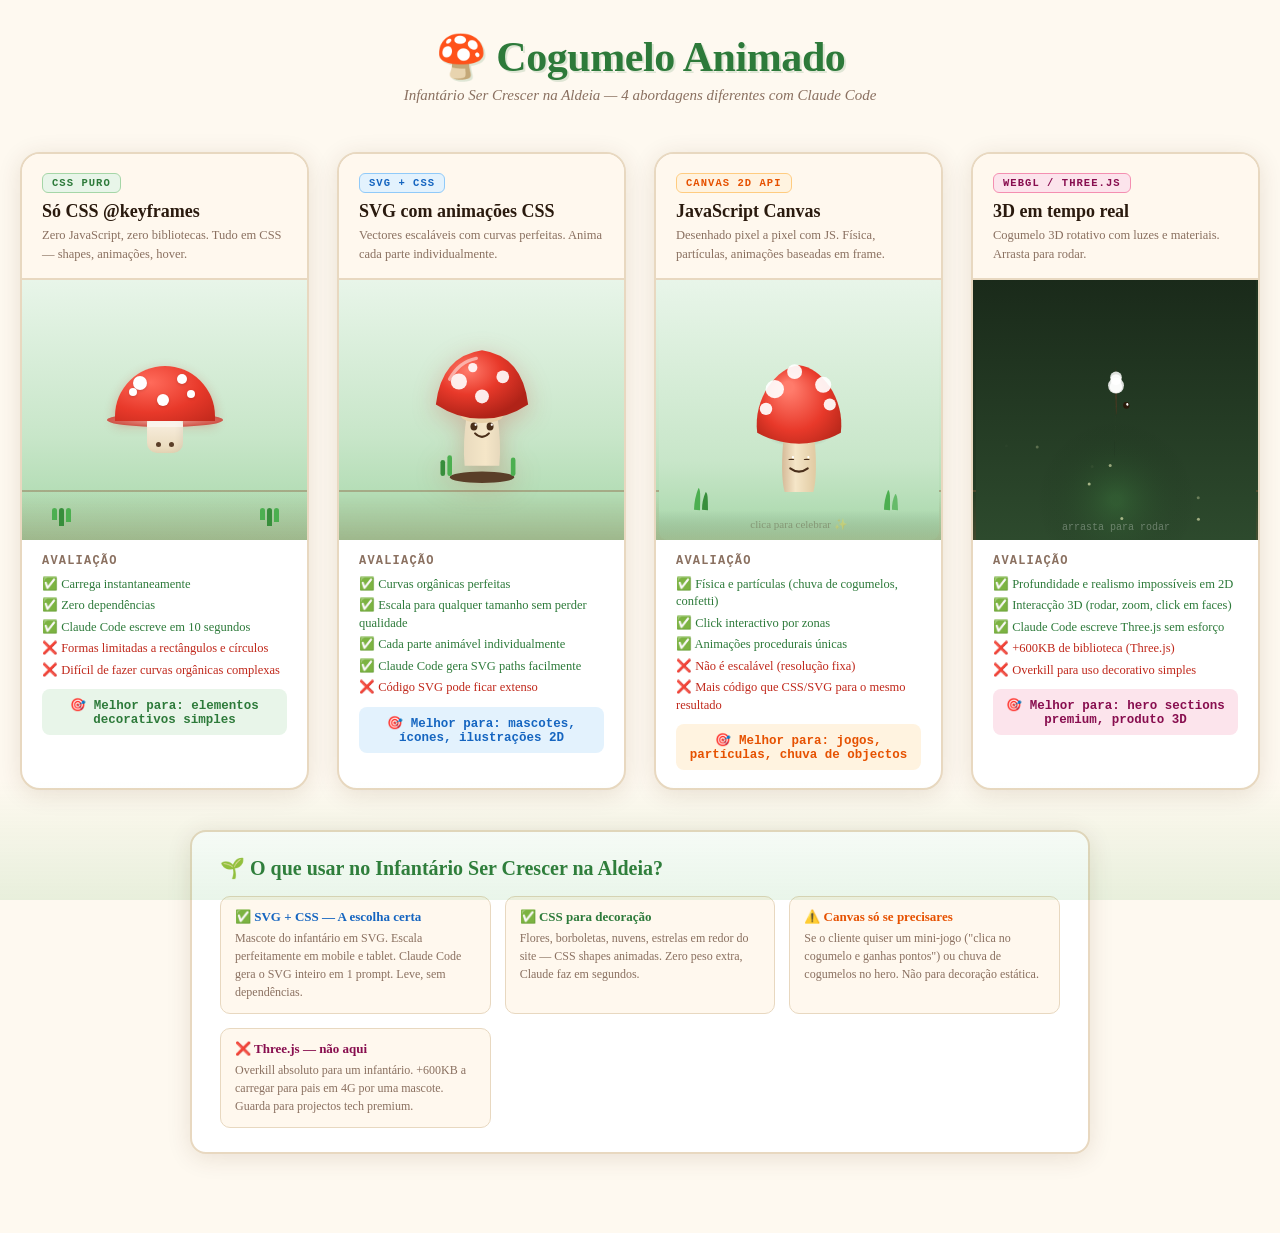
<file: cogumelo-4-frameworks.html>
<!DOCTYPE html>
<html lang="pt-PT">
<head>
<meta charset="UTF-8">
<meta name="viewport" content="width=device-width, initial-scale=1.0">
<title>Cogumelo Animado — 4 Frameworks</title>
<style>
@import url('data:text/css,');

:root{
  --bg:#fef9f0;
  --green:#2d7a3a;
  --green-light:#4caf50;
  --soil:#8B5E3C;
  --red:#e8392a;
  --red-dark:#c0281b;
  --white:#fff;
  --cream:#fff8ee;
  --txt:#2a1a0e;
  --mute:#8a7060;
  --border:#e8d8c0;
  --shadow:rgba(80,40,10,0.12);
}

*{box-sizing:border-box;margin:0;padding:0}

body{
  font-family:Georgia,'Times New Roman',serif;
  background:var(--bg);
  color:var(--txt);
  min-height:100vh;
  padding:32px 20px 80px;
}

/* Grass background */
body::before{
  content:"";position:fixed;bottom:0;left:0;right:0;height:120px;
  background:linear-gradient(180deg,transparent,rgba(76,175,80,0.12));
  pointer-events:none;
}

h1{
  text-align:center;
  font-size:clamp(24px,5vw,42px);
  font-weight:900;
  color:var(--green);
  letter-spacing:-0.01em;
  margin-bottom:6px;
  text-shadow:2px 2px 0 rgba(45,122,58,0.15);
}
.subtitle{
  text-align:center;
  font-size:15px;
  color:var(--mute);
  margin-bottom:48px;
  font-style:italic;
}

/* GRID */
.grid{
  display:grid;
  grid-template-columns:repeat(auto-fill,minmax(280px,1fr));
  gap:28px;
  max-width:1280px;
  margin:0 auto;
}

/* CARD */
.card{
  background:var(--white);
  border-radius:20px;
  border:2px solid var(--border);
  overflow:hidden;
  box-shadow:0 4px 24px var(--shadow);
  transition:transform 0.25s,box-shadow 0.25s;
}
.card:hover{
  transform:translateY(-6px);
  box-shadow:0 12px 40px var(--shadow);
}

.card-head{
  padding:18px 20px 14px;
  border-bottom:2px solid var(--border);
  background:var(--cream);
}
.card-tag{
  display:inline-block;
  font-family:monospace;
  font-size:10.5px;
  font-weight:700;
  letter-spacing:0.1em;
  text-transform:uppercase;
  padding:3px 9px;
  border-radius:6px;
  margin-bottom:8px;
}
.card-title{
  font-size:18px;
  font-weight:800;
  color:var(--txt);
  margin-bottom:4px;
}
.card-desc{
  font-size:12.5px;
  color:var(--mute);
  line-height:1.5;
}

.card-stage{
  height:260px;
  display:flex;
  align-items:center;
  justify-content:center;
  background:linear-gradient(180deg,#e8f5e9 0%,#c8e6c9 60%,#a5d6a7 100%);
  position:relative;
  overflow:hidden;
  cursor:pointer;
}

/* Ground line */
.card-stage::after{
  content:"";
  position:absolute;
  bottom:0;left:0;right:0;
  height:48px;
  background:linear-gradient(180deg,transparent,rgba(139,94,60,0.25));
  border-top:2px solid rgba(139,94,60,0.2);
}

.card-info{
  padding:14px 20px 18px;
}
.card-info h4{
  font-size:12px;
  letter-spacing:0.1em;
  text-transform:uppercase;
  color:var(--mute);
  font-weight:700;
  margin-bottom:8px;
  font-family:monospace;
}

.pros{
  display:flex;flex-direction:column;gap:4px;
  margin-bottom:10px;
}
.pro,.con{
  font-size:12.5px;
  display:flex;align-items:flex-start;gap:6px;
  line-height:1.4;
}
.pro{color:#2d7a3a}
.con{color:#c0281b}

.verdict{
  margin-top:10px;
  padding:8px 12px;
  border-radius:8px;
  font-size:12.5px;
  font-weight:700;
  text-align:center;
  font-family:monospace;
}

/* ============================================================
   COGUMELO 1 — CSS PURO
   ============================================================ */
.mush-css{
  position:relative;
  width:100px;
  z-index:1;
  animation: mush-bounce 2s ease-in-out infinite;
  cursor:pointer;
  transition:transform 0.1s;
}
.mush-css:hover{ animation: mush-spin 0.5s ease-in-out; }

@keyframes mush-bounce{
  0%,100%{ transform:translateY(0) scale(1); }
  50%{ transform:translateY(-18px) scale(1.04); }
}
@keyframes mush-spin{
  0%{ transform:rotate(0deg) scale(1.1); }
  50%{ transform:rotate(10deg) scale(1.2); }
  100%{ transform:rotate(0deg) scale(1); }
}

.cap{
  width:100px; height:55px;
  background:radial-gradient(ellipse at 35% 30%, #ff6b5b, var(--red) 55%, var(--red-dark));
  border-radius:60px 60px 0 0;
  position:relative;
  box-shadow: 0 4px 12px rgba(200,40,27,0.3);
  animation: cap-breathe 2s ease-in-out infinite;
}
@keyframes cap-breathe{
  0%,100%{ transform:scaleX(1); }
  50%{ transform:scaleX(1.05); }
}
/* cap rim */
.cap::after{
  content:"";
  position:absolute;
  bottom:-6px;left:-8px;right:-8px;height:14px;
  background:radial-gradient(ellipse,#f9c9c0,var(--red-dark));
  border-radius:50%;
  z-index:-1;
}
/* dots */
.dot{
  position:absolute;
  background:#fff;
  border-radius:50%;
  box-shadow:0 1px 3px rgba(0,0,0,0.15);
}
.dot1{ width:14px;height:14px; top:10px;left:18px; animation:dot-pop 2s 0.2s ease-in-out infinite; }
.dot2{ width:10px;height:10px; top:8px;left:62px; animation:dot-pop 2s 0.5s ease-in-out infinite; }
.dot3{ width:12px;height:12px; top:28px;left:42px; animation:dot-pop 2s 0.35s ease-in-out infinite; }
.dot4{ width:8px;height:8px; top:22px;left:14px; animation:dot-pop 2s 0.6s ease-in-out infinite; }
.dot5{ width:8px;height:8px; top:24px;left:72px; animation:dot-pop 2s 0.1s ease-in-out infinite; }
@keyframes dot-pop{
  0%,100%{ transform:scale(1); opacity:1; }
  50%{ transform:scale(1.25); opacity:0.85; }
}

.stem{
  width:36px; height:32px;
  background:linear-gradient(180deg,#f9efe0,#e8d8b8);
  border-radius:0 0 10px 10px;
  margin:0 auto;
  position:relative;
  box-shadow:inset -3px 0 6px rgba(0,0,0,0.06);
}
.stem::before{
  content:"";position:absolute;
  left:0;right:0;top:0;height:6px;
  background:rgba(255,255,255,0.5);border-radius:4px 4px 0 0;
}
/* eyes on stem */
.face{
  position:absolute;
  bottom:6px;left:0;right:0;
  display:flex;justify-content:center;gap:8px;
}
.eye{
  width:5px;height:5px;
  background:#5a3e28;
  border-radius:50%;
  animation:blink 4s ease-in-out infinite;
}
.eye.right{ animation-delay:0.1s; }
@keyframes blink{
  0%,90%,100%{ transform:scaleY(1); }
  93%,97%{ transform:scaleY(0.1); }
}

/* grass tufts */
.grass-tuft{
  position:absolute;
  bottom:14px;
  display:flex;gap:2px;
  z-index:2;
}
.blade{
  width:5px;height:16px;
  background:var(--green-light);
  border-radius:3px 3px 0 0;
  transform-origin:bottom center;
}
.blade:nth-child(1){ animation:sway 2.2s 0s ease-in-out infinite; height:12px; }
.blade:nth-child(2){ animation:sway 2.2s 0.3s ease-in-out infinite; height:18px; background:#388e3c; }
.blade:nth-child(3){ animation:sway 2.2s 0.15s ease-in-out infinite; height:14px; }
@keyframes sway{
  0%,100%{ transform:rotate(-4deg); }
  50%{ transform:rotate(4deg); }
}


/* ============================================================
   COGUMELO 2 — SVG ANIMADO
   ============================================================ */
.mush-svg-wrap{
  z-index:1;
  animation:svg-float 3s ease-in-out infinite;
}
@keyframes svg-float{
  0%,100%{ transform:translateY(0); }
  50%{ transform:translateY(-14px); }
}
.mush-svg-wrap:hover svg{ animation:svg-wiggle 0.4s ease-in-out; }
@keyframes svg-wiggle{
  0%{ transform:rotate(0); }
  25%{ transform:rotate(-8deg); }
  75%{ transform:rotate(8deg); }
  100%{ transform:rotate(0); }
}
.mush-svg-wrap svg{
  filter:drop-shadow(0 6px 12px rgba(200,40,27,0.25));
}

/* SVG internal animations via CSS */
#svg-cap{
  animation:svg-cap-pulse 2.5s ease-in-out infinite;
  transform-origin:50% 100%;
}
@keyframes svg-cap-pulse{
  0%,100%{ transform:scaleX(1) scaleY(1); }
  50%{ transform:scaleX(1.06) scaleY(1.04); }
}
#svg-dot1{ animation:svg-dot-pop 2s 0s ease-in-out infinite; transform-origin:center; }
#svg-dot2{ animation:svg-dot-pop 2s 0.4s ease-in-out infinite; transform-origin:center; }
#svg-dot3{ animation:svg-dot-pop 2s 0.7s ease-in-out infinite; transform-origin:center; }
#svg-dot4{ animation:svg-dot-pop 2s 0.2s ease-in-out infinite; transform-origin:center; }
@keyframes svg-dot-pop{
  0%,100%{ transform:scale(1); }
  50%{ transform:scale(1.4); }
}
#svg-left-eye,#svg-right-eye{
  animation:svg-blink 4s ease-in-out infinite;
  transform-origin:center;
}
#svg-right-eye{ animation-delay:0.1s; }
@keyframes svg-blink{
  0%,88%,100%{ transform:scaleY(1); }
  92%,96%{ transform:scaleY(0.1); }
}
#svg-mouth{
  animation:svg-smile 3s ease-in-out infinite;
}
@keyframes svg-smile{
  0%,100%{ d:path("M 44 82 Q 50 88 56 82"); }
  50%{ d:path("M 43 84 Q 50 92 57 84"); }
}
#svg-sparkle1{ animation:sparkle 2s 0.5s ease-in-out infinite; transform-origin:center; opacity:0; }
#svg-sparkle2{ animation:sparkle 2s 1.2s ease-in-out infinite; transform-origin:center; opacity:0; }
#svg-sparkle3{ animation:sparkle 2s 0s ease-in-out infinite; transform-origin:center; opacity:0; }
@keyframes sparkle{
  0%,100%{ opacity:0; transform:scale(0) rotate(0deg); }
  50%{ opacity:1; transform:scale(1) rotate(180deg); }
}
#svg-grass1{ animation:sway 2s 0s ease-in-out infinite; transform-origin:bottom center; }
#svg-grass2{ animation:sway 2s 0.3s ease-in-out infinite; transform-origin:bottom center; }
#svg-grass3{ animation:sway 2s 0.6s ease-in-out infinite; transform-origin:bottom center; }
#svg-shadow{ animation:shadow-pulse 2.5s ease-in-out infinite; transform-origin:center; }
@keyframes shadow-pulse{
  0%,100%{ transform:scaleX(1); opacity:0.25; }
  50%{ transform:scaleX(0.85); opacity:0.15; }
}


/* ============================================================
   COGUMELO 3 — CANVAS 2D
   ============================================================ */
#canvas2d{
  z-index:1;
  border-radius:8px;
  cursor:pointer;
}

/* ============================================================
   COGUMELO 4 — CANVAS 3D (simula Three.js)
   ============================================================ */
#canvas3d{
  z-index:1;
  cursor:grab;
}
#canvas3d:active{ cursor:grabbing; }

/* TAGS */
.tag-css{ background:#e8f5e9;color:#2d7a3a;border:1.5px solid #a5d6a7; }
.tag-svg{ background:#e3f2fd;color:#1565c0;border:1.5px solid #90caf9; }
.tag-canvas{ background:#fff3e0;color:#e65100;border:1.5px solid #ffcc80; }
.tag-webgl{ background:#fce4ec;color:#880e4f;border:1.5px solid #f48fb1; }

.verdict-css{ background:#e8f5e9;color:#2d7a3a; }
.verdict-svg{ background:#e3f2fd;color:#1565c0; }
.verdict-canvas{ background:#fff3e0;color:#e65100; }
.verdict-webgl{ background:#fce4ec;color:#880e4f; }

/* RECOMMENDATION BANNER */
.rec{
  max-width:900px;
  margin:40px auto 0;
  background:var(--white);
  border:2px solid var(--border);
  border-radius:16px;
  padding:24px 28px;
  box-shadow:0 4px 24px var(--shadow);
}
.rec h2{
  font-size:20px;font-weight:800;color:var(--green);
  margin-bottom:16px;display:flex;align-items:center;gap:10px;
}
.rec-grid{
  display:grid;
  grid-template-columns:repeat(auto-fill,minmax(200px,1fr));
  gap:14px;
}
.rec-item{
  padding:12px 14px;
  border-radius:10px;
  border:1.5px solid var(--border);
  background:var(--cream);
}
.rec-item h4{ font-size:13px;font-weight:700;margin-bottom:4px; }
.rec-item p{ font-size:12px;color:var(--mute);line-height:1.5; }

</style>
</head>
<body>

<h1>🍄 Cogumelo Animado</h1>
<p class="subtitle">Infantário Ser Crescer na Aldeia — 4 abordagens diferentes com Claude Code</p>

<div class="grid">

  <!-- ===== CARD 1: CSS PURO ===== -->
  <div class="card">
    <div class="card-head">
      <div class="card-tag tag-css">CSS Puro</div>
      <div class="card-title">Só CSS @keyframes</div>
      <div class="card-desc">Zero JavaScript, zero bibliotecas. Tudo em CSS — shapes, animações, hover.</div>
    </div>
    <div class="card-stage" id="stage1">
      <!-- grass left -->
      <div class="grass-tuft" style="left:30px">
        <div class="blade"></div><div class="blade"></div><div class="blade"></div>
      </div>
      <!-- mushroom -->
      <div class="mush-css" id="mush1">
        <div class="cap">
          <div class="dot dot1"></div>
          <div class="dot dot2"></div>
          <div class="dot dot3"></div>
          <div class="dot dot4"></div>
          <div class="dot dot5"></div>
        </div>
        <div class="stem">
          <div class="face">
            <div class="eye left"></div>
            <div class="eye right"></div>
          </div>
        </div>
      </div>
      <!-- grass right -->
      <div class="grass-tuft" style="right:28px">
        <div class="blade"></div><div class="blade"></div><div class="blade"></div>
      </div>
    </div>
    <div class="card-info">
      <h4>Avaliação</h4>
      <div class="pros">
        <div class="pro">✅ Carrega instantaneamente</div>
        <div class="pro">✅ Zero dependências</div>
        <div class="pro">✅ Claude Code escreve em 10 segundos</div>
        <div class="con">❌ Formas limitadas a rectângulos e círculos</div>
        <div class="con">❌ Difícil de fazer curvas orgânicas complexas</div>
      </div>
      <div class="verdict verdict-css">🎯 Melhor para: elementos decorativos simples</div>
    </div>
  </div>

  <!-- ===== CARD 2: SVG ===== -->
  <div class="card">
    <div class="card-head">
      <div class="card-tag tag-svg">SVG + CSS</div>
      <div class="card-title">SVG com animações CSS</div>
      <div class="card-desc">Vectores escaláveis com curvas perfeitas. Anima cada parte individualmente.</div>
    </div>
    <div class="card-stage" id="stage2">
      <div class="mush-svg-wrap">
        <svg width="120" height="150" viewBox="0 0 100 130" fill="none" xmlns="http://www.w3.org/2000/svg">
          <!-- shadow -->
          <ellipse id="svg-shadow" cx="50" cy="125" rx="28" ry="5" fill="#5a3e28"/>
          <!-- grass -->
          <rect id="svg-grass1" x="14" y="110" width="4" height="14" rx="2" fill="#388e3c"/>
          <rect id="svg-grass2" x="20" y="106" width="4" height="18" rx="2" fill="#4caf50"/>
          <rect id="svg-grass3" x="75" y="108" width="4" height="16" rx="2" fill="#4caf50"/>
          <!-- stem -->
          <path d="M 37 70 Q 33 95 35 115 L 65 115 Q 67 95 63 70 Z" fill="#f5e6c8"/>
          <path d="M 37 70 Q 33 95 35 115 L 65 115 Q 67 95 63 70 Z" fill="url(#stemGrad)"/>
          <!-- collar -->
          <ellipse cx="50" cy="72" rx="18" ry="6" fill="#e8d0a8"/>
          <!-- cap -->
          <g id="svg-cap">
            <path d="M 10 62 Q 15 20 50 15 Q 85 20 90 62 Q 70 75 50 74 Q 30 75 10 62 Z" fill="url(#capGrad)"/>
            <!-- cap shine -->
            <path d="M 22 40 Q 30 25 45 22" stroke="rgba(255,255,255,0.5)" stroke-width="3" stroke-linecap="round" fill="none"/>
          </g>
          <!-- dots -->
          <circle id="svg-dot1" cx="30" cy="42" r="7" fill="white" opacity="0.9"/>
          <circle id="svg-dot2" cx="68" cy="38" r="5.5" fill="white" opacity="0.9"/>
          <circle id="svg-dot3" cx="50" cy="55" r="6" fill="white" opacity="0.9"/>
          <circle id="svg-dot4" cx="42" cy="30" r="4" fill="white" opacity="0.9"/>
          <!-- eyes -->
          <ellipse id="svg-left-eye" cx="43" cy="81" rx="3" ry="3.5" fill="#4a2f1a"/>
          <ellipse id="svg-right-eye" cx="57" cy="81" rx="3" ry="3.5" fill="#4a2f1a"/>
          <!-- eye shine -->
          <circle cx="44.5" cy="79.5" r="1" fill="white"/>
          <circle cx="58.5" cy="79.5" r="1" fill="white"/>
          <!-- mouth -->
          <path id="svg-mouth" d="M 44 87 Q 50 93 56 87" stroke="#4a2f1a" stroke-width="1.8" stroke-linecap="round" fill="none"/>
          <!-- sparkles -->
          <g id="svg-sparkle1">
            <line x1="8" y1="30" x2="8" y2="36" stroke="#ffd54f" stroke-width="2" stroke-linecap="round"/>
            <line x1="5" y1="33" x2="11" y2="33" stroke="#ffd54f" stroke-width="2" stroke-linecap="round"/>
          </g>
          <g id="svg-sparkle2">
            <line x1="92" y1="25" x2="92" y2="31" stroke="#ffd54f" stroke-width="2" stroke-linecap="round"/>
            <line x1="89" y1="28" x2="95" y2="28" stroke="#ffd54f" stroke-width="2" stroke-linecap="round"/>
          </g>
          <g id="svg-sparkle3">
            <line x1="92" y1="55" x2="92" y2="59" stroke="#ffd54f" stroke-width="1.5" stroke-linecap="round"/>
            <line x1="90" y1="57" x2="94" y2="57" stroke="#ffd54f" stroke-width="1.5" stroke-linecap="round"/>
          </g>
          <!-- gradients -->
          <defs>
            <radialGradient id="capGrad" cx="35%" cy="30%" r="70%">
              <stop offset="0%" stop-color="#ff7b6b"/>
              <stop offset="50%" stop-color="#e8392a"/>
              <stop offset="100%" stop-color="#b02318"/>
            </radialGradient>
            <linearGradient id="stemGrad" x1="0" y1="0" x2="1" y2="0">
              <stop offset="0%" stop-color="rgba(0,0,0,0.05)"/>
              <stop offset="60%" stop-color="transparent"/>
              <stop offset="100%" stop-color="rgba(0,0,0,0.06)"/>
            </linearGradient>
          </defs>
        </svg>
      </div>
    </div>
    <div class="card-info">
      <h4>Avaliação</h4>
      <div class="pros">
        <div class="pro">✅ Curvas orgânicas perfeitas</div>
        <div class="pro">✅ Escala para qualquer tamanho sem perder qualidade</div>
        <div class="pro">✅ Cada parte animável individualmente</div>
        <div class="pro">✅ Claude Code gera SVG paths facilmente</div>
        <div class="con">❌ Código SVG pode ficar extenso</div>
      </div>
      <div class="verdict verdict-svg">🎯 Melhor para: mascotes, ícones, ilustrações 2D</div>
    </div>
  </div>

  <!-- ===== CARD 3: CANVAS 2D ===== -->
  <div class="card">
    <div class="card-head">
      <div class="card-tag tag-canvas">Canvas 2D API</div>
      <div class="card-title">JavaScript Canvas</div>
      <div class="card-desc">Desenhado pixel a pixel com JS. Física, partículas, animações baseadas em frame.</div>
    </div>
    <div class="card-stage" id="stage3" style="padding:0">
      <canvas id="canvas2d" width="280" height="260"></canvas>
    </div>
    <div class="card-info">
      <h4>Avaliação</h4>
      <div class="pros">
        <div class="pro">✅ Física e partículas (chuva de cogumelos, confetti)</div>
        <div class="pro">✅ Click interactivo por zonas</div>
        <div class="pro">✅ Animações procedurais únicas</div>
        <div class="con">❌ Não é escalável (resolução fixa)</div>
        <div class="con">❌ Mais código que CSS/SVG para o mesmo resultado</div>
      </div>
      <div class="verdict verdict-canvas">🎯 Melhor para: jogos, partículas, chuva de objectos</div>
    </div>
  </div>

  <!-- ===== CARD 4: WebGL / Three.js ===== -->
  <div class="card">
    <div class="card-head">
      <div class="card-tag tag-webgl">WebGL / Three.js</div>
      <div class="card-title">3D em tempo real</div>
      <div class="card-desc">Cogumelo 3D rotativo com luzes e materiais. Arrasta para rodar.</div>
    </div>
    <div class="card-stage" id="stage4" style="padding:0;background:linear-gradient(160deg,#1a2a1a,#2d4a2d)">
      <canvas id="canvas3d" width="280" height="260"></canvas>
    </div>
    <div class="card-info">
      <h4>Avaliação</h4>
      <div class="pros">
        <div class="pro">✅ Profundidade e realismo impossíveis em 2D</div>
        <div class="pro">✅ Interacção 3D (rodar, zoom, click em faces)</div>
        <div class="pro">✅ Claude Code escreve Three.js sem esforço</div>
        <div class="con">❌ +600KB de biblioteca (Three.js)</div>
        <div class="con">❌ Overkill para uso decorativo simples</div>
      </div>
      <div class="verdict verdict-webgl">🎯 Melhor para: hero sections premium, produto 3D</div>
    </div>
  </div>

</div>

<!-- RECOMMENDATION -->
<div class="rec">
  <h2>🌱 O que usar no Infantário Ser Crescer na Aldeia?</h2>
  <div class="rec-grid">
    <div class="rec-item">
      <h4 style="color:#1565c0">✅ SVG + CSS — A escolha certa</h4>
      <p>Mascote do infantário em SVG. Escala perfeitamente em mobile e tablet. Claude Code gera o SVG inteiro em 1 prompt. Leve, sem dependências.</p>
    </div>
    <div class="rec-item">
      <h4 style="color:#2d7a3a">✅ CSS para decoração</h4>
      <p>Flores, borboletas, nuvens, estrelas em redor do site — CSS shapes animadas. Zero peso extra, Claude faz em segundos.</p>
    </div>
    <div class="rec-item">
      <h4 style="color:#e65100">⚠️ Canvas só se precisares</h4>
      <p>Se o cliente quiser um mini-jogo ("clica no cogumelo e ganhas pontos") ou chuva de cogumelos no hero. Não para decoração estática.</p>
    </div>
    <div class="rec-item">
      <h4 style="color:#880e4f">❌ Three.js — não aqui</h4>
      <p>Overkill absoluto para um infantário. +600KB a carregar para pais em 4G por uma mascote. Guarda para projectos tech premium.</p>
    </div>
  </div>
</div>

<script>
/* ============================================================
   CANVAS 2D — Cogumelo com partículas e bounce
   ============================================================ */
(function(){
  const canvas = document.getElementById('canvas2d');
  const ctx = canvas.getContext('2d');
  let t = 0;
  let particles = [];
  let mouseX = 140, mouseY = 130;
  let clicked = false;

  canvas.addEventListener('mousemove', e => {
    const r = canvas.getBoundingClientRect();
    mouseX = e.clientX - r.left;
    mouseY = e.clientY - r.top;
  });
  canvas.addEventListener('click', () => {
    clicked = true;
    for(let i=0;i<18;i++){
      particles.push({
        x:140, y:120,
        vx:(Math.random()-0.5)*6,
        vy:Math.random()*-8-2,
        life:1, size:Math.random()*5+3,
        color:`hsl(${Math.random()*60+10},90%,60%)`
      });
    }
    setTimeout(()=>clicked=false,100);
  });

  function drawMushroom(x, y, scale, angle){
    ctx.save();
    ctx.translate(x, y);
    ctx.rotate(angle);
    ctx.scale(scale, scale);

    // shadow
    ctx.save();
    ctx.scale(1,0.3);
    ctx.beginPath();
    ctx.ellipse(0,0,28,28,0,0,Math.PI*2);
    const sg = ctx.createRadialGradient(0,0,0,0,0,28);
    sg.addColorStop(0,'rgba(80,40,10,0.3)');
    sg.addColorStop(1,'transparent');
    ctx.fillStyle=sg;
    ctx.fill();
    ctx.restore();

    // stem
    ctx.beginPath();
    ctx.moveTo(-14,0);
    ctx.bezierCurveTo(-16,20,-16,40,-13,50);
    ctx.lineTo(13,50);
    ctx.bezierCurveTo(16,40,16,20,14,0);
    ctx.closePath();
    const sg2 = ctx.createLinearGradient(-16,0,16,0);
    sg2.addColorStop(0,'#d4b896');
    sg2.addColorStop(0.4,'#f5e6c8');
    sg2.addColorStop(1,'#e0c9a0');
    ctx.fillStyle=sg2;
    ctx.fill();

    // cap
    const capY = -5 + Math.sin(t*2)*2;
    ctx.beginPath();
    ctx.moveTo(-38,2+capY);
    ctx.bezierCurveTo(-42,-30+capY,-20,-58+capY,0,-60+capY);
    ctx.bezierCurveTo(20,-58+capY,42,-30+capY,38,2+capY);
    ctx.bezierCurveTo(24,10+capY,8,12+capY,0,12+capY);
    ctx.bezierCurveTo(-8,12+capY,-24,10+capY,-38,2+capY);
    const cg = ctx.createRadialGradient(-10,-40+capY,5,0,-20+capY,55);
    cg.addColorStop(0,'#ff7b6b');
    cg.addColorStop(0.5,'#e8392a');
    cg.addColorStop(1,'#9e1f12');
    ctx.fillStyle=cg;
    ctx.fill();

    // dots
    const dots=[[-22,-38+capY,8],[-4,-54+capY,6],[22,-42+capY,7],[28,-24+capY,5],[-30,-20+capY,5]];
    dots.forEach(([dx,dy,r])=>{
      ctx.beginPath();
      ctx.arc(dx,dy,r+Math.sin(t*3+dx)*0.8,0,Math.PI*2);
      ctx.fillStyle='rgba(255,255,255,0.92)';
      ctx.fill();
    });

    // blink
    const eyeClose = (Math.sin(t*0.8) > 0.96);
    const eyeH = eyeClose ? 0.5 : 3.5;
    ctx.fillStyle='#4a2f1a';
    ctx.beginPath();ctx.ellipse(-7,20,2.8,eyeH,0,0,Math.PI*2);ctx.fill();
    ctx.beginPath();ctx.ellipse(7,20,2.8,eyeH,0,0,Math.PI*2);ctx.fill();
    // shine
    ctx.fillStyle='white';
    ctx.beginPath();ctx.arc(-5.5,18,1,0,Math.PI*2);ctx.fill();
    ctx.beginPath();ctx.arc(8.5,18,1,0,Math.PI*2);ctx.fill();
    // mouth
    const smileY = 28 + Math.sin(t*1.5)*1;
    ctx.beginPath();
    ctx.moveTo(-8,smileY);
    ctx.quadraticCurveTo(0,smileY+6,8,smileY);
    ctx.strokeStyle='#4a2f1a';ctx.lineWidth=1.8;ctx.lineCap='round';
    ctx.stroke();

    ctx.restore();
  }

  function drawGrass(){
    const blades = [
      {x:38,h:22,color:'#4caf50',delay:0},
      {x:46,h:18,color:'#388e3c',delay:0.3},
      {x:228,h:20,color:'#4caf50',delay:0.15},
      {x:236,h:16,color:'#66bb6a',delay:0.5},
    ];
    blades.forEach(b=>{
      ctx.save();
      ctx.translate(b.x,230);
      ctx.rotate(Math.sin(t+b.delay)*0.12);
      ctx.beginPath();
      ctx.moveTo(-3,0);
      ctx.quadraticCurveTo(-4,-b.h/2,-1,-b.h);
      ctx.quadraticCurveTo(1,-b.h,2,-b.h/2);
      ctx.lineTo(3,0);
      ctx.fillStyle=b.color;
      ctx.fill();
      ctx.restore();
    });
  }

  function updateParticles(){
    particles = particles.filter(p=>{
      p.x+=p.vx; p.y+=p.vy; p.vy+=0.25; p.life-=0.04;
      if(p.life<=0)return false;
      ctx.globalAlpha=p.life;
      ctx.fillStyle=p.color;
      ctx.beginPath();ctx.arc(p.x,p.y,p.size,0,Math.PI*2);ctx.fill();
      ctx.globalAlpha=1;
      return true;
    });
  }

  function loop(){
    t+=0.03;
    ctx.clearRect(0,0,280,260);

    // sky gradient
    const sky=ctx.createLinearGradient(0,0,0,260);
    sky.addColorStop(0,'#e8f5e9');
    sky.addColorStop(0.7,'#c8e6c9');
    sky.addColorStop(1,'#a5d6a7');
    ctx.fillStyle=sky;ctx.fillRect(0,0,280,260);

    // ground
    const gnd=ctx.createLinearGradient(0,230,0,260);
    gnd.addColorStop(0,'transparent');
    gnd.addColorStop(1,'rgba(139,94,60,0.2)');
    ctx.fillStyle=gnd;ctx.fillRect(0,230,280,30);

    drawGrass();

    const bounce = Math.sin(t*1.5)*12;
    const scaleY = 1 + Math.sin(t*3)*0.02;
    ctx.save();
    ctx.translate(140, 155+bounce);
    ctx.scale(1, scaleY);
    drawMushroom(0, 0, 1.1, 0);
    ctx.restore();

    updateParticles();

    // hint text
    ctx.fillStyle='rgba(80,60,40,0.35)';
    ctx.font='11px Georgia';
    ctx.textAlign='center';
    ctx.fillText('clica para celebrar ✨',140,248);

    requestAnimationFrame(loop);
  }
  loop();
})();


/* ============================================================
   CANVAS 3D — Cogumelo 3D simplificado (simula Three.js)
   ============================================================ */
(function(){
  const canvas = document.getElementById('canvas3d');
  const ctx = canvas.getContext('2d');
  let rotY = 0.4, rotX = 0.15;
  let isDragging = false;
  let lastX = 0, lastY = 0;
  let autoRot = true;
  let t = 0;

  canvas.addEventListener('mousedown', e=>{
    isDragging=true; lastX=e.clientX; lastY=e.clientY; autoRot=false;
  });
  window.addEventListener('mouseup',()=>{ isDragging=false; });
  window.addEventListener('mousemove',e=>{
    if(!isDragging)return;
    rotY+=(e.clientX-lastX)*0.012;
    rotX+=(e.clientY-lastY)*0.008;
    rotX=Math.max(-0.6,Math.min(0.6,rotX));
    lastX=e.clientX; lastY=e.clientY;
  });

  // 3D point transform
  function project(x,y,z){
    const cosY=Math.cos(rotY),sinY=Math.sin(rotY);
    const cosX=Math.cos(rotX),sinX=Math.sin(rotX);
    let rx=x*cosY+z*sinY;
    let rz=-x*sinY+z*cosY;
    let ry=y*cosX-rz*sinX;
    let rz2=y*sinX+rz*cosX;
    const fov=280;
    const scale=fov/(fov+rz2+100);
    return {
      sx:140+rx*scale,
      sy:130+ry*scale,
      scale,
      depth:rz2
    };
  }

  function drawEllipse3D(cx,cy,cz,rx,ry,color,shadow){
    // approximate ellipse in 3D by projecting 8 points
    const pts=[];
    for(let i=0;i<24;i++){
      const a=(i/24)*Math.PI*2;
      const lx=cx+Math.cos(a)*rx;
      const ly=cy+Math.sin(a)*ry;
      pts.push(project(lx,ly,cz));
    }
    ctx.beginPath();
    ctx.moveTo(pts[0].sx,pts[0].sy);
    pts.forEach(p=>ctx.lineTo(p.sx,p.sy));
    ctx.closePath();
    if(shadow){
      ctx.shadowColor='rgba(0,0,0,0.4)';
      ctx.shadowBlur=12;
    }
    ctx.fillStyle=color;
    ctx.fill();
    ctx.shadowBlur=0;
  }

  function loop(){
    t+=0.02;
    if(autoRot) rotY+=0.018;

    ctx.clearRect(0,0,280,260);

    // background
    const bg=ctx.createLinearGradient(0,0,0,260);
    bg.addColorStop(0,'#1a2a1a');
    bg.addColorStop(1,'#2d4a2d');
    ctx.fillStyle=bg;ctx.fillRect(0,0,280,260);

    // ground glow
    const gg=ctx.createRadialGradient(140,220,5,140,220,80);
    gg.addColorStop(0,'rgba(76,175,80,0.2)');
    gg.addColorStop(1,'transparent');
    ctx.fillStyle=gg;ctx.fillRect(0,0,280,260);

    // floating particles
    for(let i=0;i<8;i++){
      const px=50+Math.sin(t*0.7+i*1.3)*80+i*20;
      const py=180+Math.cos(t*0.5+i*0.9)*30+i*5;
      ctx.beginPath();
      ctx.arc(px,py,1.5,0,Math.PI*2);
      ctx.fillStyle=`rgba(255,255,200,${0.3+Math.sin(t+i)*0.3})`;
      ctx.fill();
    }

    const bobY = Math.sin(t*1.5)*6;

    // ground shadow
    drawEllipse3D(0,48+bobY,-2,32,8,'rgba(0,0,0,0.4)',false);

    // STEM slices (cylinder approximation)
    const stemColors=['#c8a878','#dfc090','#e8d0a8','#dfc090','#c8a878'];
    for(let i=4;i>=0;i--){
      const r=13-i*0.3;
      drawEllipse3D(0,-20+i*14+bobY,0,r,r*0.35,stemColors[i],i===0);
    }
    // stem top
    drawEllipse3D(0,-20+bobY,0,14,5,'#f0dfc0',false);

    // CAP slices (dome approximation)
    const capColors=[
      '#8a1a0e','#b8220f','#d42e18','#e84030','#f05040',
      '#e84030','#d42e18','#c02618','#a01e12'
    ];
    const capRads=[8,18,26,32,36,34,28,18,8];
    const capYOff=[-55,-52,-47,-40,-32,-24,-16,-8,0];
    for(let i=capRads.length-1;i>=0;i--){
      const ry=capRads[i];
      const rx=ry*2.2;
      drawEllipse3D(0,capYOff[i]+bobY,0,rx,rx*0.28,capColors[i],i===capRads.length-1);
    }
    // cap top highlight
    drawEllipse3D(-8,-52+bobY,0,12,4,'rgba(255,140,120,0.5)',false);

    // white dots on cap
    [[22,-40,4],[-12,-46,3],[-18,-36,3.5],[10,-50,3]].forEach(([dx,dy,r])=>{
      const p=project(dx,dy+bobY,0);
      ctx.beginPath();
      ctx.arc(p.sx,p.sy,r*p.scale*2.5,0,Math.PI*2);
      ctx.fillStyle='rgba(255,255,255,0.85)';
      ctx.fill();
    });

    // eyes on stem
    const eyeP1=project(-4,-12+bobY,14);
    const eyeP2=project(4,-12+bobY,14);
    if(eyeP1.depth<30){
      const blink=(Math.sin(t*0.6)>0.94);
      ctx.fillStyle='#2a1a0a';
      ctx.beginPath();ctx.ellipse(eyeP1.sx,eyeP1.sy,3,blink?0.4:3,0,0,Math.PI*2);ctx.fill();
      ctx.beginPath();ctx.ellipse(eyeP2.sx,eyeP2.sy,3,blink?0.4:3,0,0,Math.PI*2);ctx.fill();
      ctx.fillStyle='white';
      ctx.beginPath();ctx.arc(eyeP1.sx+1,eyeP1.sy-1,1,0,Math.PI*2);ctx.fill();
      ctx.beginPath();ctx.arc(eyeP2.sx+1,eyeP2.sy-1,1,0,Math.PI*2);ctx.fill();
    }

    // label
    ctx.fillStyle='rgba(255,255,255,0.3)';
    ctx.font='10px monospace';
    ctx.textAlign='center';
    ctx.fillText('arrasta para rodar',140,250);

    requestAnimationFrame(loop);
  }
  loop();
})();
</script>
</body>
</html>
</file>
